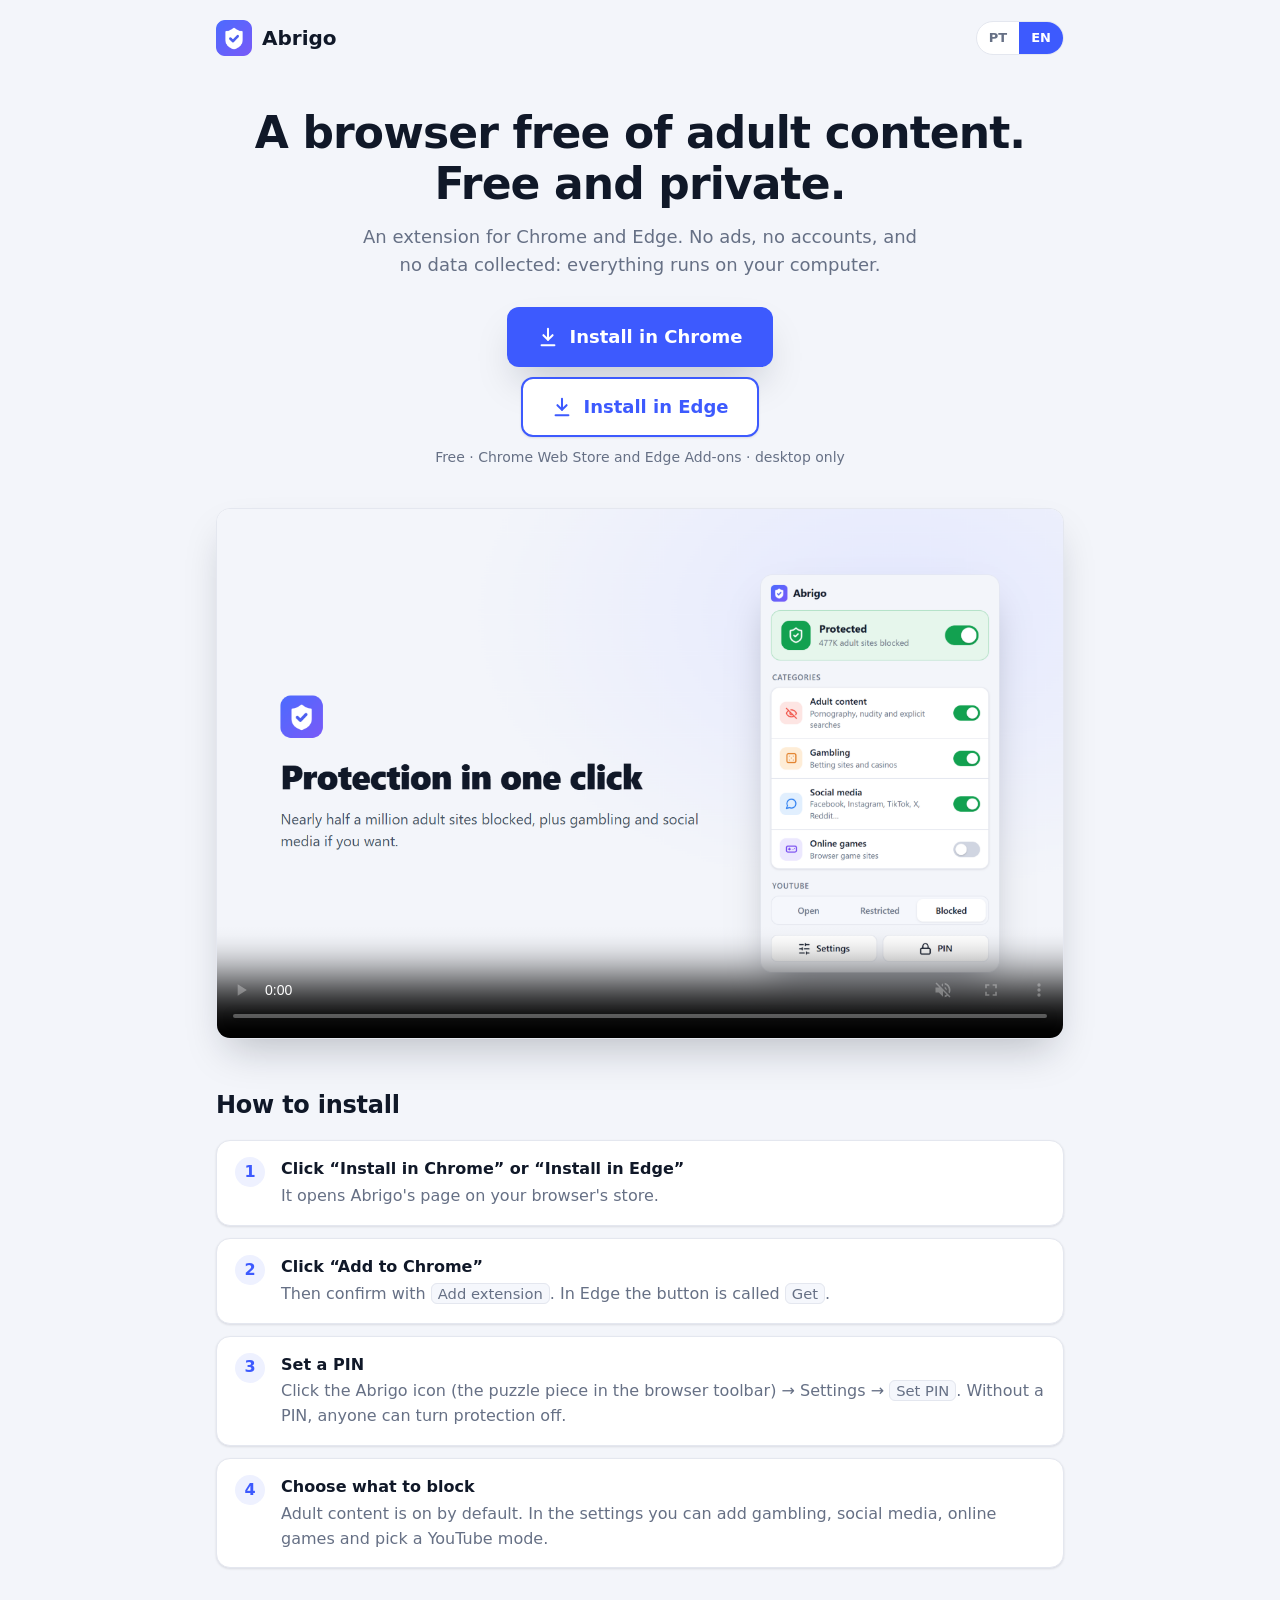
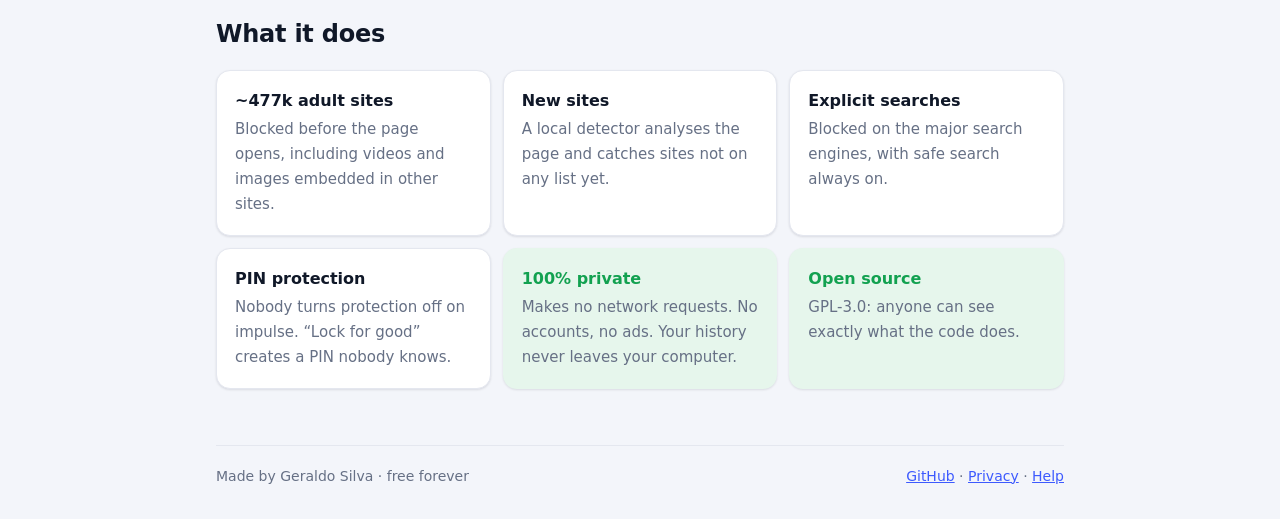
<file: docs/index.html>
<!doctype html>
<html lang="pt">
<head>
<meta charset="utf-8">
<meta name="viewport" content="width=device-width, initial-scale=1">
<title>Abrigo — bloqueio gratuito de conteúdo adulto</title>
<meta name="description" content="Extensão gratuita para Chrome e Edge que bloqueia conteúdo adulto. Sem anúncios, sem contas, sem recolha de dados. / Free adult content blocker for Chrome and Edge.">
<meta property="og:title" content="Abrigo — bloqueio gratuito de conteúdo adulto">
<meta property="og:description" content="Extensão gratuita para Chrome e Edge. Sem anúncios, sem contas, não recolhe nenhum dado. / Free adult content blocker for Chrome and Edge.">
<meta property="og:image" content="https://devgs8.github.io/abrigo/og.png">
<meta property="og:url" content="https://devgs8.github.io/abrigo/">
<meta property="og:type" content="website">
<meta name="twitter:card" content="summary_large_image">
<link rel="icon" href="icon.png">
<style>
  :root {
    --bg: #F3F5FA; --surface: #FFFFFF; --surface-2: #F5F7FC;
    --text: #101828; --muted: #667085; --border: #E4E7EF;
    --brand: #3D5AFE; --brand-hover: #2F48D9; --brand-soft: #EEF1FF;
    --ok: #12A150; --ok-soft: #E6F6EC;
    --shadow: 0 1px 2px rgba(16,24,40,.05), 0 1px 3px rgba(16,24,40,.06);
    --shadow-lg: 0 20px 40px -12px rgba(16,24,40,.25);
    --radius: 14px;
    --font: ui-sans-serif, system-ui, -apple-system, 'Segoe UI', Roboto, 'Helvetica Neue', Arial, sans-serif;
    color-scheme: light;
  }
  @media (prefers-color-scheme: dark) {
    :root {
      --bg: #0C111D; --surface: #151B2B; --surface-2: #1B2336;
      --text: #ECEFF5; --muted: #98A2B3; --border: #262F45;
      --brand: #7B8CFF; --brand-hover: #95A3FF; --brand-soft: #1E2550;
      --ok: #3CCB7F; --ok-soft: #11291D;
      --shadow: 0 1px 2px rgba(0,0,0,.4); --shadow-lg: 0 20px 40px -12px rgba(0,0,0,.7);
      color-scheme: dark;
    }
  }
  * { box-sizing: border-box; margin: 0; padding: 0; }
  body { font-family: var(--font); background: var(--bg); color: var(--text); line-height: 1.55; -webkit-font-smoothing: antialiased; }
  a { color: var(--brand); }
  .wrap { max-width: 880px; margin: 0 auto; padding: 0 16px; }

  header { display: flex; align-items: center; justify-content: space-between; padding: 20px 0; }
  .logo { display: flex; align-items: center; gap: 10px; font-weight: 700; font-size: 20px; }
  .logo img { width: 36px; height: 36px; }
  .lang { display: flex; border: 1px solid var(--border); border-radius: 999px; overflow: hidden; background: var(--surface); }
  .lang button { border: 0; background: none; color: var(--muted); font: inherit; font-size: 13px; font-weight: 600; padding: 6px 12px; cursor: pointer; }
  .lang button[aria-pressed="true"] { background: var(--brand); color: #fff; }

  .hero { text-align: center; padding: 32px 0 24px; }
  .hero h1 { font-size: clamp(28px, 5vw, 44px); line-height: 1.15; letter-spacing: -.02em; }
  .hero p { color: var(--muted); font-size: 18px; margin: 14px auto 0; max-width: 560px; }
  .cta { margin-top: 28px; display: flex; flex-direction: column; align-items: center; gap: 10px; }
  .btn { display: inline-flex; align-items: center; gap: 10px; background: var(--brand); color: #fff; text-decoration: none; font-weight: 700; font-size: 18px; padding: 16px 30px; border-radius: 12px; box-shadow: var(--shadow-lg); transition: background .15s, transform .15s; }
  .btn:hover { background: var(--brand-hover); transform: translateY(-1px); }
  .btn-alt { background: var(--surface); color: var(--brand); border: 2px solid var(--brand); box-shadow: var(--shadow); padding: 14px 28px; }
  .btn-alt:hover { background: var(--brand-soft); }
  .btn svg { width: 22px; height: 22px; }
  .small { color: var(--muted); font-size: 14px; }

  video { display: block; width: 100%; border-radius: var(--radius); border: 1px solid var(--border); box-shadow: var(--shadow-lg); background: var(--surface); margin: 16px 0 8px; }

  h2 { font-size: 24px; letter-spacing: -.01em; margin: 48px 0 16px; }
  .steps { list-style: none; display: grid; gap: 12px; counter-reset: s; }
  .steps li { counter-increment: s; background: var(--surface); border: 1px solid var(--border); border-radius: var(--radius); padding: 16px 18px 16px 64px; position: relative; box-shadow: var(--shadow); }
  .steps li::before { content: counter(s); position: absolute; left: 18px; top: 16px; width: 30px; height: 30px; border-radius: 50%; background: var(--brand-soft); color: var(--brand); font-weight: 700; display: grid; place-items: center; }
  .steps b { display: block; margin-bottom: 2px; }
  .steps span { color: var(--muted); }
  kbd { font-family: inherit; font-size: .92em; background: var(--surface-2); border: 1px solid var(--border); border-radius: 6px; padding: 1px 6px; }

  .grid { display: grid; grid-template-columns: repeat(auto-fit, minmax(240px, 1fr)); gap: 12px; }
  .card { background: var(--surface); border: 1px solid var(--border); border-radius: var(--radius); padding: 18px; box-shadow: var(--shadow); }
  .card b { display: block; margin-bottom: 4px; }
  .card span { color: var(--muted); font-size: 15px; }
  .card.ok { background: var(--ok-soft); border-color: transparent; }
  .card.ok b { color: var(--ok); }

  footer { margin: 56px 0 32px; padding-top: 20px; border-top: 1px solid var(--border); color: var(--muted); font-size: 14px; display: flex; flex-wrap: wrap; gap: 8px 20px; justify-content: space-between; }

  [data-lang="en"] .pt, [data-lang="pt"] .en { display: none !important; }
</style>
</head>
<body data-lang="pt">
<div class="wrap">

<header>
  <div class="logo"><img src="icon.png" alt="">Abrigo</div>
  <div class="lang" role="group" aria-label="Idioma / Language">
    <button type="button" data-set="pt" aria-pressed="true">PT</button>
    <button type="button" data-set="en" aria-pressed="false">EN</button>
  </div>
</header>

<section class="hero">
  <h1 class="pt">Um browser sem conteúdo adulto.<br>Gratuito e privado.</h1>
  <h1 class="en">A browser free of adult content.<br>Free and private.</h1>
  <p class="pt">Extensão para Chrome e Edge. Sem anúncios, sem contas, e não recolhe nenhum dado: tudo funciona no teu computador.</p>
  <p class="en">An extension for Chrome and Edge. No ads, no accounts, and no data collected: everything runs on your computer.</p>
  <div class="cta">
    <a class="btn" href="https://chromewebstore.google.com/detail/abrigo/hpacahhegipipgmpiihbohdbjoecnlli">
      <svg viewBox="0 0 24 24" fill="none" stroke="currentColor" stroke-width="2.2" stroke-linecap="round" stroke-linejoin="round" aria-hidden="true"><path d="M12 3v12"/><path d="m7 10 5 5 5-5"/><path d="M5 21h14"/></svg>
      <span class="pt">Instalar no Chrome</span><span class="en">Install in Chrome</span>
    </a>
    <a class="btn btn-alt" href="https://microsoftedge.microsoft.com/addons/detail/mgnpemfmkngonkkfmdjhbcgcnnokbhbb">
      <svg viewBox="0 0 24 24" fill="none" stroke="currentColor" stroke-width="2.2" stroke-linecap="round" stroke-linejoin="round" aria-hidden="true"><path d="M12 3v12"/><path d="m7 10 5 5 5-5"/><path d="M5 21h14"/></svg>
      <span class="pt">Instalar no Edge</span><span class="en">Install in Edge</span>
    </a>
    <span class="small pt">Gratuito · Chrome Web Store e Edge Add-ons · só no computador</span>
    <span class="small en">Free · Chrome Web Store and Edge Add-ons · desktop only</span>
  </div>
</section>

<video class="pt" src="demo.pt.mp4" poster="poster.pt.png" controls muted playsinline preload="metadata"></video>
<video class="en" src="demo.en.mp4" poster="poster.en.png" controls muted playsinline preload="metadata"></video>

<h2 class="pt">Como instalar</h2>
<h2 class="en">How to install</h2>
<ol class="steps pt">
  <li><b>Carrega em “Instalar no Chrome” ou “Instalar no Edge”</b><span>Abre a página do Abrigo na loja do teu browser.</span></li>
  <li><b>Carrega em “Adicionar ao Chrome”</b><span>E confirma em <kbd>Adicionar extensão</kbd>. No Edge o botão chama-se <kbd>Obter</kbd>.</span></li>
  <li><b>Cria um PIN</b><span>Clica no ícone do Abrigo (a peça de puzzle na barra do browser) → Definições → <kbd>Definir PIN</kbd>. Sem PIN, qualquer pessoa pode desligar a proteção.</span></li>
  <li><b>Escolhe o que bloquear</b><span>Conteúdo adulto já vem ligado. Nas definições podes juntar apostas, redes sociais, jogos online e escolher o modo do YouTube.</span></li>
</ol>
<ol class="steps en">
  <li><b>Click “Install in Chrome” or “Install in Edge”</b><span>It opens Abrigo's page on your browser's store.</span></li>
  <li><b>Click “Add to Chrome”</b><span>Then confirm with <kbd>Add extension</kbd>. In Edge the button is called <kbd>Get</kbd>.</span></li>
  <li><b>Set a PIN</b><span>Click the Abrigo icon (the puzzle piece in the browser toolbar) → Settings → <kbd>Set PIN</kbd>. Without a PIN, anyone can turn protection off.</span></li>
  <li><b>Choose what to block</b><span>Adult content is on by default. In the settings you can add gambling, social media, online games and pick a YouTube mode.</span></li>
</ol>

<h2 class="pt">O que faz</h2>
<h2 class="en">What it does</h2>
<div class="grid pt">
  <div class="card"><b>~477 mil sites adultos</b><span>Bloqueados antes de a página abrir, incluindo vídeos e imagens embutidos noutros sites.</span></div>
  <div class="card"><b>Sites novos</b><span>Um detetor local analisa a página e apanha sites que ainda não estão em nenhuma lista.</span></div>
  <div class="card"><b>Pesquisas explícitas</b><span>Bloqueadas nos principais motores de pesquisa, com o filtro seguro sempre ligado.</span></div>
  <div class="card"><b>Proteção com PIN</b><span>Ninguém desliga a proteção por impulso. O modo “Trancar de vez” cria um PIN que ninguém conhece.</span></div>
  <div class="card ok"><b>100% privado</b><span>Não faz nenhum pedido à internet. Não tem contas nem anúncios. O teu histórico nunca sai do computador.</span></div>
  <div class="card ok"><b>Código aberto</b><span>GPL-3.0: qualquer pessoa pode ver exatamente o que o código faz.</span></div>
</div>
<div class="grid en">
  <div class="card"><b>~477k adult sites</b><span>Blocked before the page opens, including videos and images embedded in other sites.</span></div>
  <div class="card"><b>New sites</b><span>A local detector analyses the page and catches sites not on any list yet.</span></div>
  <div class="card"><b>Explicit searches</b><span>Blocked on the major search engines, with safe search always on.</span></div>
  <div class="card"><b>PIN protection</b><span>Nobody turns protection off on impulse. “Lock for good” creates a PIN nobody knows.</span></div>
  <div class="card ok"><b>100% private</b><span>Makes no network requests. No accounts, no ads. Your history never leaves your computer.</span></div>
  <div class="card ok"><b>Open source</b><span>GPL-3.0: anyone can see exactly what the code does.</span></div>
</div>

<footer>
  <span class="pt">Feito por Geraldo Silva · gratuito para sempre</span>
  <span class="en">Made by Geraldo Silva · free forever</span>
  <span>
    <a href="https://github.com/devgs8/abrigo">GitHub</a> ·
    <a href="https://github.com/devgs8/abrigo/blob/main/PRIVACY.md" class="pt">Privacidade</a><a href="https://github.com/devgs8/abrigo/blob/main/PRIVACY.md" class="en">Privacy</a> ·
    <a href="https://github.com/devgs8/abrigo/issues" class="pt">Ajuda</a><a href="https://github.com/devgs8/abrigo/issues" class="en">Help</a>
  </span>
</footer>

</div>
<script>
  (function () {
    var body = document.body, buttons = document.querySelectorAll('.lang button');
    function set(lang) {
      body.setAttribute('data-lang', lang);
      document.documentElement.lang = lang;
      buttons.forEach(function (b) { b.setAttribute('aria-pressed', String(b.dataset.set === lang)); });
      document.querySelectorAll('video').forEach(function (v) { if (!v.offsetParent) v.pause(); });
      try { localStorage.setItem('abrigo-lang', lang); } catch (e) {}
    }
    var saved = null;
    try { saved = localStorage.getItem('abrigo-lang'); } catch (e) {}
    var q = new URLSearchParams(location.search).get('lang');
    set(q === 'en' || q === 'pt' ? q : saved || ((navigator.language || 'pt').toLowerCase().startsWith('pt') ? 'pt' : 'en'));
    buttons.forEach(function (b) { b.addEventListener('click', function () { set(b.dataset.set); }); });
  })();
</script>
</body>
</html>
</file>
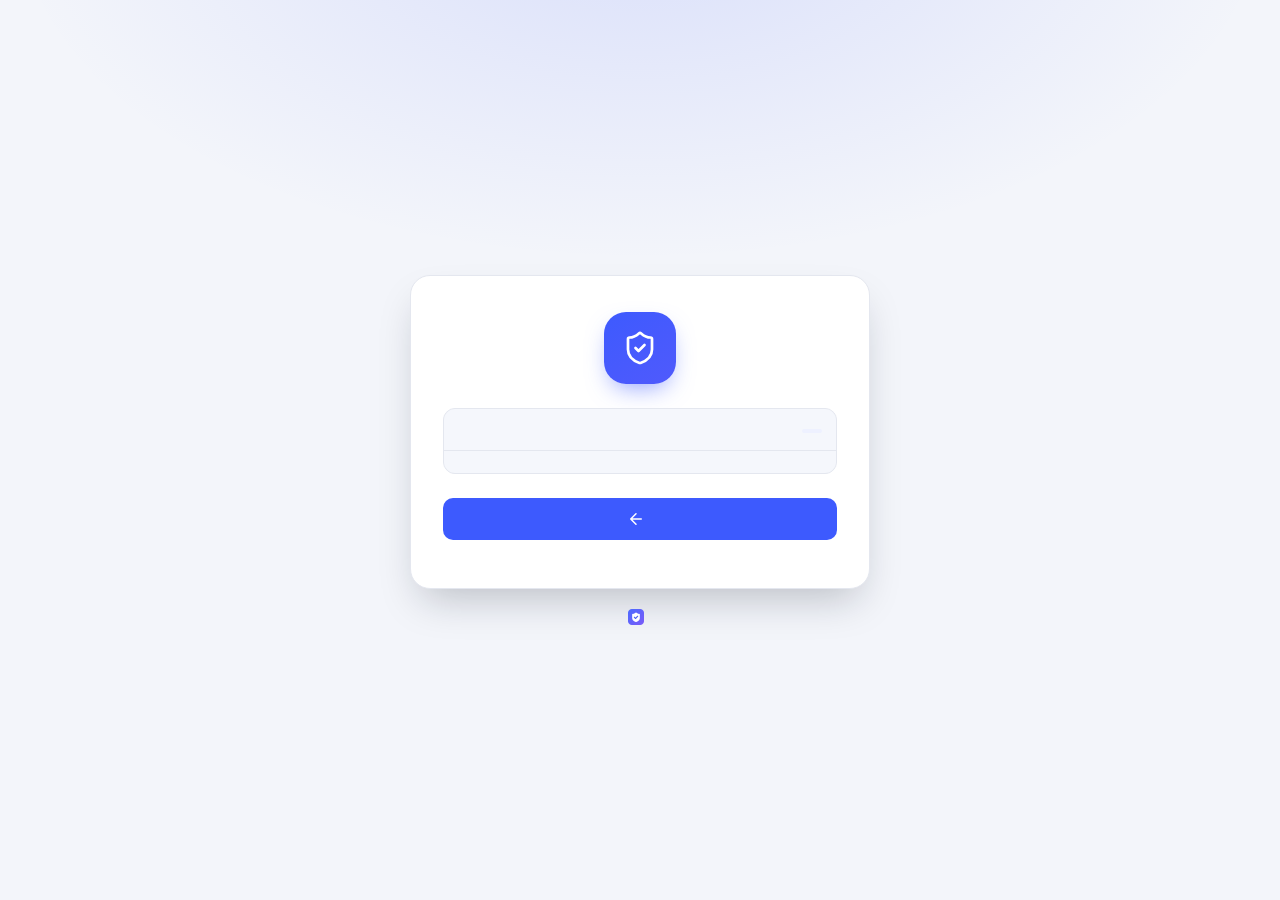
<file: blocked/blocked.html>
<!DOCTYPE html>
<html lang="pt">
<head>
  <meta charset="UTF-8">
  <meta name="viewport" content="width=device-width, initial-scale=1.0">
  <title>Abrigo</title>
  <link rel="icon" href="../icons/icon32.png">
  <link rel="stylesheet" href="../ui/theme.css">
  <link rel="stylesheet" href="blocked.css">
</head>
<body>
  <main class="card">
    <div class="shield">
      <svg class="icon" viewBox="0 0 24 24"><path d="M20 13c0 5-3.5 7.5-7.66 8.95a1 1 0 0 1-.67-.01C7.5 20.5 4 18 4 13V6a1 1 0 0 1 1-1c2 0 4.5-1.2 6.24-2.72a1.17 1.17 0 0 1 1.52 0C14.51 3.81 17 5 19 5a1 1 0 0 1 1 1z"/><path d="m9 12 2 2 4-4"/></svg>
    </div>

    <h1 id="blockTitle"></h1>
    <p class="lead"><span id="blockReason"></span> <span data-i18n="blockedMsg"></span></p>

    <dl class="details">
      <div>
        <dt data-i18n="blockedCat"></dt>
        <dd><span class="chip" id="valCat"></span></dd>
      </div>
      <div>
        <dt data-i18n="blockedDomain"></dt>
        <dd id="valDomain"></dd>
      </div>
    </dl>

    <div class="actions">
      <button id="btnBack" class="btn btn-primary">
        <svg class="icon" viewBox="0 0 24 24"><path d="m12 19-7-7 7-7M19 12H5"/></svg>
        <span data-i18n="btnBack"></span>
      </button>
      <button id="btnUnlock" class="btn btn-ghost hidden">
        <svg class="icon" viewBox="0 0 24 24"><rect width="18" height="11" x="3" y="11" rx="2"/><path d="M7 11V7a5 5 0 0 1 10 0v4"/></svg>
        <span data-i18n="btnUnlock"></span>
      </button>
    </div>

    <p class="encourage" data-i18n="blockedEncourage"></p>
  </main>

  <footer class="footer">
    <img src="../icons/icon32.png" alt="">
    <span data-i18n="footer"></span>
  </footer>

  <!-- PIN unlock dialog -->
  <div id="pinOverlay" class="pin-overlay hidden">
    <div class="pin-dialog">
      <div class="pin-lock">
        <svg class="icon" viewBox="0 0 24 24"><rect width="18" height="11" x="3" y="11" rx="2"/><path d="M7 11V7a5 5 0 0 1 10 0v4"/></svg>
      </div>
      <div class="pin-title" data-i18n="pinEnter"></div>
      <input type="password" id="pinInput" class="pin-input" maxlength="8" placeholder="••••" inputmode="numeric" autocomplete="off">
      <div id="pinError" class="pin-error hidden" data-i18n="pinWrong"></div>
      <div class="pin-buttons">
        <button id="pinCancel" class="btn btn-ghost" data-i18n="cancel"></button>
        <button id="pinConfirm" class="btn btn-primary" data-i18n="confirm"></button>
      </div>
    </div>
  </div>

  <script src="blocked.js"></script>
</body>
</html>
</file>
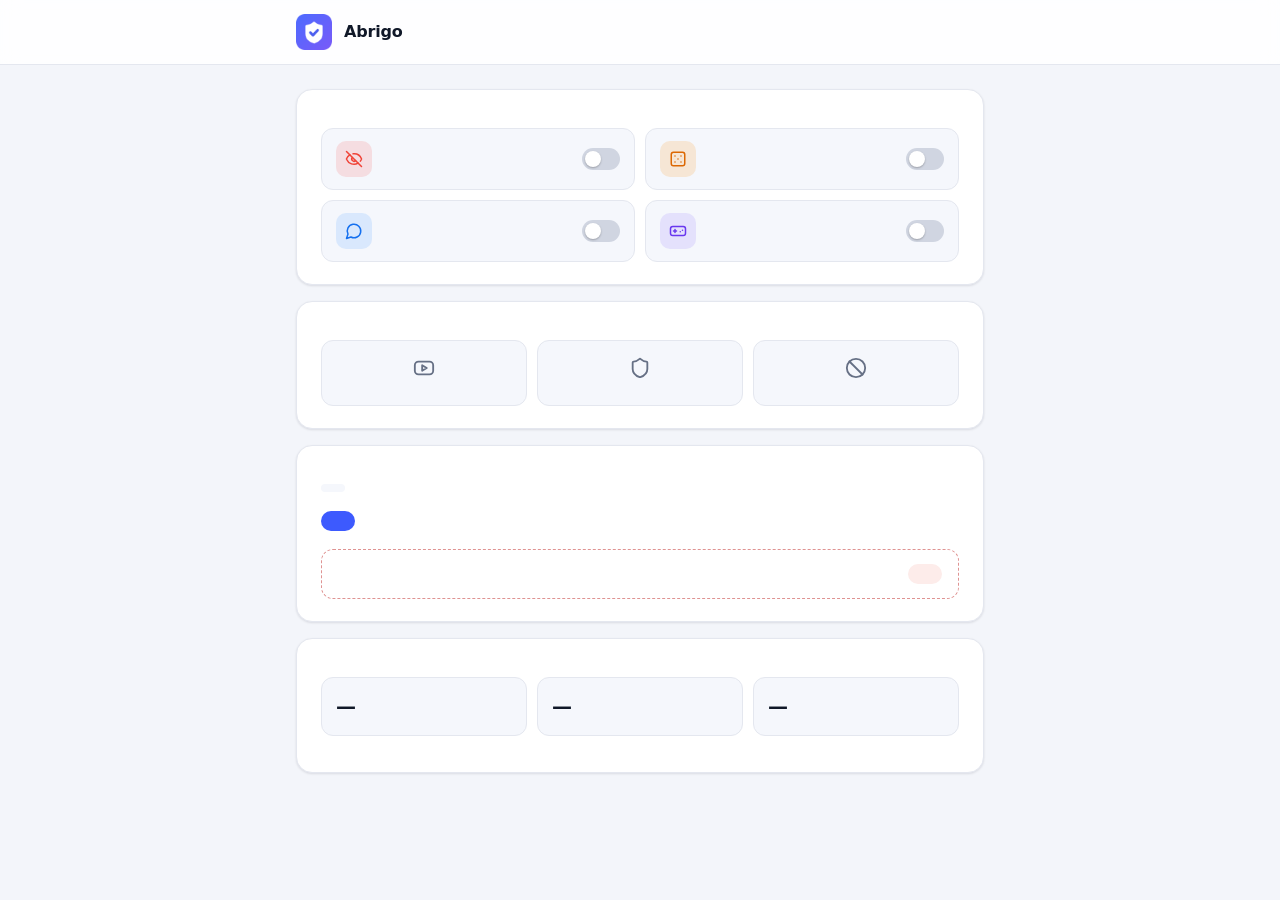
<file: options/options.html>
<!DOCTYPE html>
<html lang="pt">
<head>
  <meta charset="UTF-8">
  <meta name="viewport" content="width=device-width, initial-scale=1.0">
  <title>Abrigo</title>
  <link rel="icon" href="../icons/icon32.png">
  <link rel="stylesheet" href="../ui/theme.css">
  <link rel="stylesheet" href="options.css">
</head>
<body>

<header class="top">
  <div class="top-inner">
    <img src="../icons/icon48.png" alt="" class="brand-mark">
    <div>
      <div class="brand-name">Abrigo</div>
      <div class="brand-sub" id="optTitle"></div>
    </div>
  </div>
</header>

<main>

  <!-- Categorias -->
  <section class="panel">
    <div class="panel-head">
      <h2 id="catTitle"></h2>
      <p data-i18n="catIntro"></p>
    </div>
    <div class="cat-grid">
      <label class="cat-card">
        <span class="row-icon tone-red"><svg class="icon" viewBox="0 0 24 24"><path d="M10.73 5.08A10.74 10.74 0 0 1 21.94 11.65a1 1 0 0 1 0 .7 10.75 10.75 0 0 1-1.44 2.49"/><path d="M14.08 14.16a3 3 0 0 1-4.24-4.24"/><path d="M17.48 17.5a10.75 10.75 0 0 1-15.42-5.15 1 1 0 0 1 0-.7 10.75 10.75 0 0 1 4.45-5.14"/><path d="m2 2 20 20"/></svg></span>
        <span class="cat-text"><span id="lblAdult"></span><small data-i18n="catAdultDesc"></small></span>
        <input type="checkbox" id="catAdult" class="switch">
      </label>
      <label class="cat-card">
        <span class="row-icon tone-amber"><svg class="icon" viewBox="0 0 24 24"><rect width="18" height="18" x="3" y="3" rx="3"/><path d="M8 8h.01M16 8h.01M12 12h.01M8 16h.01M16 16h.01"/></svg></span>
        <span class="cat-text"><span id="lblGambling"></span><small data-i18n="catGamblingDesc"></small></span>
        <input type="checkbox" id="catGambling" class="switch">
      </label>
      <label class="cat-card">
        <span class="row-icon tone-blue"><svg class="icon" viewBox="0 0 24 24"><path d="M7.9 20A9 9 0 1 0 4 16.1L2 22Z"/></svg></span>
        <span class="cat-text"><span id="lblSocial"></span><small data-i18n="catSocialDesc"></small></span>
        <input type="checkbox" id="catSocial" class="switch">
      </label>
      <label class="cat-card">
        <span class="row-icon tone-violet"><svg class="icon" viewBox="0 0 24 24"><rect width="20" height="12" x="2" y="6" rx="3"/><path d="M6 12h4M8 10v4M15 13h.01M18 11h.01"/></svg></span>
        <span class="cat-text"><span id="lblGames"></span><small data-i18n="catGamesDesc"></small></span>
        <input type="checkbox" id="catGames" class="switch">
      </label>
    </div>
  </section>

  <!-- YouTube -->
  <section class="panel">
    <div class="panel-head">
      <h2 id="ytTitle"></h2>
      <p data-i18n="ytIntro"></p>
    </div>
    <div class="radio-cards">
      <label class="radio-card">
        <input type="radio" name="youtube" value="free">
        <svg class="icon" viewBox="0 0 24 24"><rect x="2" y="5" width="20" height="14" rx="4"/><path d="m10 9 5 3-5 3z"/></svg>
        <span id="lblYtFree"></span>
        <small data-i18n="ytFreeDesc"></small>
      </label>
      <label class="radio-card">
        <input type="radio" name="youtube" value="restrict">
        <svg class="icon" viewBox="0 0 24 24"><path d="M20 13c0 5-3.5 7.5-7.66 8.95a1 1 0 0 1-.67-.01C7.5 20.5 4 18 4 13V6a1 1 0 0 1 1-1c2 0 4.5-1.2 6.24-2.72a1.17 1.17 0 0 1 1.52 0C14.51 3.81 17 5 19 5a1 1 0 0 1 1 1z"/></svg>
        <span id="lblYtRestrict"></span>
        <small data-i18n="ytRestrictDesc"></small>
      </label>
      <label class="radio-card">
        <input type="radio" name="youtube" value="block">
        <svg class="icon" viewBox="0 0 24 24"><circle cx="12" cy="12" r="10"/><path d="m4.9 4.9 14.2 14.2"/></svg>
        <span id="lblYtBlock"></span>
        <small data-i18n="ytBlockDesc"></small>
      </label>
    </div>
  </section>

  <!-- PIN -->
  <section class="panel">
    <div class="panel-head">
      <h2 id="pinTitle"></h2>
      <p data-i18n="pinIntro"></p>
    </div>
    <div id="pinStatus" class="pin-status"></div>
    <div class="pin-actions">
      <button id="btnSetPin"    class="btn btn-primary"></button>
      <button id="btnRemovePin" class="btn btn-ghost hidden"></button>
    </div>
    <div class="danger-zone">
      <div>
        <strong data-i18n="randomPinTitle"></strong>
        <p data-i18n="randomPinDesc"></p>
      </div>
      <button id="btnRandomPin" class="btn btn-danger" data-i18n="randomPinBtn"></button>
    </div>
  </section>

  <!-- Sobre -->
  <section class="panel">
    <div class="panel-head">
      <h2 data-i18n="aboutTitle"></h2>
    </div>
    <div class="stats">
      <div class="stat"><div class="stat-value" id="statDomains">—</div><div class="stat-label" data-i18n="statDomains"></div></div>
      <div class="stat"><div class="stat-value" id="statDate">—</div><div class="stat-label" data-i18n="statDate"></div></div>
      <div class="stat"><div class="stat-value" id="statVersion">—</div><div class="stat-label" data-i18n="statVersion"></div></div>
    </div>
    <p class="about-text" data-i18n="aboutText"></p>
  </section>

</main>

<!-- PIN dialog -->
<div id="pinOverlay" class="pin-overlay hidden">
  <div class="pin-dialog">
    <div class="pin-lock">
      <svg class="icon" viewBox="0 0 24 24"><rect width="18" height="11" x="3" y="11" rx="2"/><path d="M7 11V7a5 5 0 0 1 10 0v4"/></svg>
    </div>
    <div class="pin-dialog-title" id="pinDialogTitle"></div>
    <input type="password" id="pinInput" class="pin-input" maxlength="8" placeholder="••••" inputmode="numeric" autocomplete="off">
    <input type="password" id="pinConfirmInput" class="pin-input hidden" maxlength="8" placeholder="••••" inputmode="numeric" autocomplete="off">
    <div id="pinDialogError" class="pin-error hidden"></div>
    <div class="pin-btns">
      <button id="pinCancel" class="btn btn-ghost" data-i18n="cancel"></button>
      <button id="pinOk" class="btn btn-primary" data-i18n="confirm"></button>
    </div>
  </div>
</div>

<!-- Toast -->
<div id="toast" class="toast hidden"></div>

<script src="options.js"></script>
</body>
</html>
</file>
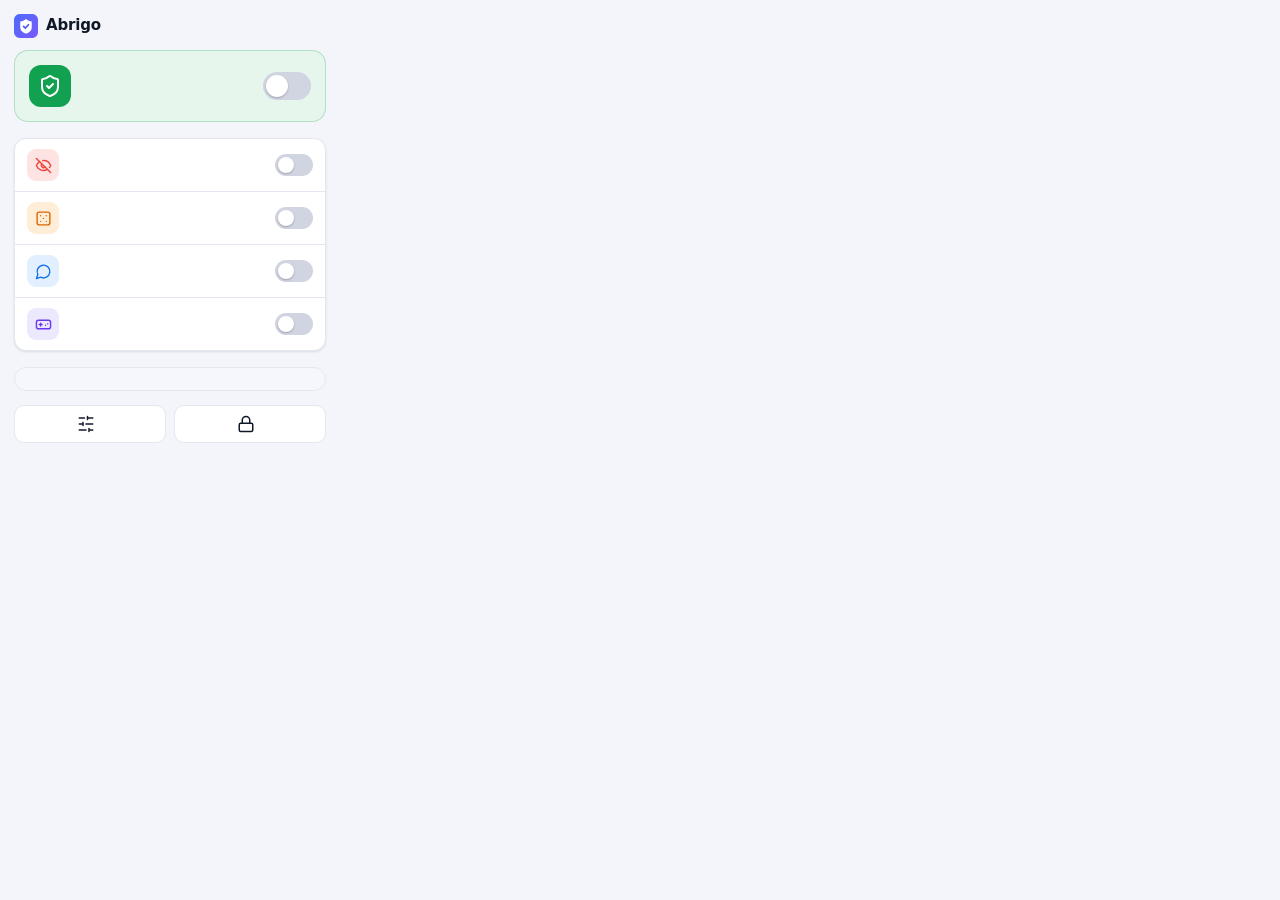
<file: popup/popup.html>
<!DOCTYPE html>
<html lang="pt">
<head>
  <meta charset="UTF-8">
  <meta name="viewport" content="width=device-width, initial-scale=1.0">
  <title>Abrigo</title>
  <link rel="stylesheet" href="../ui/theme.css">
  <link rel="stylesheet" href="popup.css">
</head>
<body>

<header class="top">
  <div class="brand">
    <img src="../icons/icon48.png" alt="" class="brand-mark">
    <span>Abrigo</span>
  </div>
  <span id="lockBadge" class="lock-badge hidden">
    <svg class="icon" viewBox="0 0 24 24"><rect width="18" height="11" x="3" y="11" rx="2"/><path d="M7 11V7a5 5 0 0 1 10 0v4"/></svg>
    <span data-i18n="pinActive"></span>
  </span>
</header>

<section id="hero" class="hero">
  <div class="hero-icon">
    <svg class="icon icon-on" viewBox="0 0 24 24"><path d="M20 13c0 5-3.5 7.5-7.66 8.95a1 1 0 0 1-.67-.01C7.5 20.5 4 18 4 13V6a1 1 0 0 1 1-1c2 0 4.5-1.2 6.24-2.72a1.17 1.17 0 0 1 1.52 0C14.51 3.81 17 5 19 5a1 1 0 0 1 1 1z"/><path d="m9 12 2 2 4-4"/></svg>
    <svg class="icon icon-off" viewBox="0 0 24 24"><path d="M20 13c0 5-3.5 7.5-7.66 8.95a1 1 0 0 1-.67-.01C7.5 20.5 4 18 4 13V6a1 1 0 0 1 1-1c2 0 4.5-1.2 6.24-2.72a1.17 1.17 0 0 1 1.52 0C14.51 3.81 17 5 19 5a1 1 0 0 1 1 1z"/><path d="m14.5 9.5-5 5"/><path d="m9.5 9.5 5 5"/></svg>
  </div>
  <div class="hero-text">
    <div id="statusLabel" class="hero-title"></div>
    <div id="heroSub" class="hero-sub"></div>
  </div>
  <input type="checkbox" id="toggleEnabled" class="switch switch-lg" data-i18n-label="protection">
</section>

<div id="mainContent">
  <div class="group-label" data-i18n="categories"></div>
  <div class="list">
    <label class="row">
      <span class="row-icon tone-red">
        <svg class="icon" viewBox="0 0 24 24"><path d="M10.73 5.08A10.74 10.74 0 0 1 21.94 11.65a1 1 0 0 1 0 .7 10.75 10.75 0 0 1-1.44 2.49"/><path d="M14.08 14.16a3 3 0 0 1-4.24-4.24"/><path d="M17.48 17.5a10.75 10.75 0 0 1-15.42-5.15 1 1 0 0 1 0-.7 10.75 10.75 0 0 1 4.45-5.14"/><path d="m2 2 20 20"/></svg>
      </span>
      <span class="row-text"><span data-i18n="catAdult"></span><small data-i18n="catAdultDesc"></small></span>
      <input type="checkbox" id="catAdult" class="switch">
    </label>
    <label class="row">
      <span class="row-icon tone-amber">
        <svg class="icon" viewBox="0 0 24 24"><rect width="18" height="18" x="3" y="3" rx="3"/><path d="M8 8h.01M16 8h.01M12 12h.01M8 16h.01M16 16h.01"/></svg>
      </span>
      <span class="row-text"><span data-i18n="catGambling"></span><small data-i18n="catGamblingDesc"></small></span>
      <input type="checkbox" id="catGambling" class="switch">
    </label>
    <label class="row">
      <span class="row-icon tone-blue">
        <svg class="icon" viewBox="0 0 24 24"><path d="M7.9 20A9 9 0 1 0 4 16.1L2 22Z"/></svg>
      </span>
      <span class="row-text"><span data-i18n="catSocial"></span><small data-i18n="catSocialDesc"></small></span>
      <input type="checkbox" id="catSocial" class="switch">
    </label>
    <label class="row">
      <span class="row-icon tone-violet">
        <svg class="icon" viewBox="0 0 24 24"><rect width="20" height="12" x="2" y="6" rx="3"/><path d="M6 12h4M8 10v4M15 13h.01M18 11h.01"/></svg>
      </span>
      <span class="row-text"><span data-i18n="catGames"></span><small data-i18n="catGamesDesc"></small></span>
      <input type="checkbox" id="catGames" class="switch">
    </label>
  </div>

  <div class="group-label" data-i18n="youtube"></div>
  <div class="segmented" role="radiogroup">
    <label><input type="radio" name="youtube" value="free"><span data-i18n="ytFree"></span></label>
    <label><input type="radio" name="youtube" value="restrict"><span data-i18n="ytRestrict"></span></label>
    <label><input type="radio" name="youtube" value="block"><span data-i18n="ytBlock"></span></label>
  </div>
</div>

<footer>
  <button id="btnSettings" class="btn btn-ghost">
    <svg class="icon" viewBox="0 0 24 24"><path d="M21 4h-7M10 4H3M21 12h-9M8 12H3M21 20h-5M12 20H3M14 2v4M8 10v4M16 18v4"/></svg>
    <span data-i18n="settings"></span>
  </button>
  <button id="btnPin" class="btn btn-ghost">
    <svg class="icon" viewBox="0 0 24 24"><rect width="18" height="11" x="3" y="11" rx="2"/><path d="M7 11V7a5 5 0 0 1 10 0v4"/></svg>
    <span data-i18n="pin"></span>
  </button>
</footer>

<!-- PIN dialog -->
<div id="pinOverlay" class="pin-overlay hidden">
  <div class="pin-dialog">
    <div class="pin-lock">
      <svg class="icon" viewBox="0 0 24 24"><rect width="18" height="11" x="3" y="11" rx="2"/><path d="M7 11V7a5 5 0 0 1 10 0v4"/></svg>
    </div>
    <div class="pin-title" id="pinDialogTitle"></div>
    <input type="password" id="pinInput" class="pin-input" maxlength="8" placeholder="••••" inputmode="numeric" autocomplete="off">
    <div id="pinError" class="pin-error hidden" data-i18n="pinWrong"></div>
    <div class="pin-buttons">
      <button id="pinCancel" class="btn btn-ghost" data-i18n="cancel"></button>
      <button id="pinConfirm" class="btn btn-primary" data-i18n="confirm"></button>
    </div>
  </div>
</div>

<script src="popup.js"></script>
</body>
</html>
</file>
<file: ui/theme.css>
/* Abrigo — tokens e componentes partilhados (popup, definições, página de bloqueio).
   Modo escuro automático pelo sistema operativo. */

:root {
  --bg:          #F3F5FA;
  --surface:     #FFFFFF;
  --surface-2:   #F5F7FC;
  --text:        #101828;
  --muted:       #667085;
  --border:      #E4E7EF;
  --border-2:    #D0D5E1;
  --brand:       #3D5AFE;
  --brand-hover: #2F48D9;
  --brand-soft:  #EEF1FF;
  --ok:          #12A150;
  --ok-soft:     #E6F6EC;
  --danger:      #D92D20;
  --danger-soft: #FDECEA;
  --shadow:      0 1px 2px rgba(16, 24, 40, .05), 0 1px 3px rgba(16, 24, 40, .06);
  --shadow-lg:   0 20px 40px -12px rgba(16, 24, 40, .25);
  --radius:      12px;
  --font: ui-sans-serif, system-ui, -apple-system, 'Segoe UI', Roboto, 'Helvetica Neue', Arial, sans-serif;
  color-scheme: light;
}

@media (prefers-color-scheme: dark) {
  :root {
    --bg:          #0C111D;
    --surface:     #151B2B;
    --surface-2:   #1B2336;
    --text:        #ECEFF5;
    --muted:       #98A2B3;
    --border:      #262F45;
    --border-2:    #344054;
    --brand:       #7B8CFF;
    --brand-hover: #95A3FF;
    --brand-soft:  #1E2550;
    --ok:          #3CCB7F;
    --ok-soft:     #11291D;
    --danger:      #F97066;
    --danger-soft: #2E1614;
    --shadow:      0 1px 2px rgba(0, 0, 0, .4);
    --shadow-lg:   0 20px 40px -12px rgba(0, 0, 0, .7);
    color-scheme: dark;
  }
}

* { box-sizing: border-box; margin: 0; padding: 0; }

body {
  font-family: var(--font);
  background: var(--bg);
  color: var(--text);
  font-size: 14px;
  line-height: 1.45;
  -webkit-font-smoothing: antialiased;
}

svg.icon {
  width: 18px; height: 18px; flex-shrink: 0;
  fill: none; stroke: currentColor; stroke-width: 2;
  stroke-linecap: round; stroke-linejoin: round;
}

.hidden { display: none !important; }

/* ── Interruptor (checkbox com aspeto de switch) ─────────────────────────── */

input.switch {
  appearance: none;
  position: relative; flex-shrink: 0;
  width: 38px; height: 22px;
  border-radius: 999px;
  background: var(--border-2);
  cursor: pointer;
  transition: background .2s;
}
input.switch::before {
  content: '';
  position: absolute; top: 3px; left: 3px;
  width: 16px; height: 16px; border-radius: 50%;
  background: #fff;
  box-shadow: 0 1px 2px rgba(0, 0, 0, .25);
  transition: transform .2s;
}
input.switch:checked { background: var(--ok); }
input.switch:checked::before { transform: translateX(16px); }
input.switch:focus-visible { outline: 2px solid var(--brand); outline-offset: 2px; }

input.switch.switch-lg { width: 48px; height: 28px; }
input.switch.switch-lg::before { width: 22px; height: 22px; }
input.switch.switch-lg:checked::before { transform: translateX(20px); }

/* ── Botões ──────────────────────────────────────────────────────────────── */

.btn {
  display: inline-flex; align-items: center; justify-content: center; gap: 8px;
  padding: 9px 16px;
  border: 1px solid transparent; border-radius: 10px;
  font: inherit; font-weight: 600; font-size: 13px;
  cursor: pointer;
  transition: background .15s, border-color .15s, color .15s;
}
.btn:focus-visible { outline: 2px solid var(--brand); outline-offset: 2px; }
.btn-primary { background: var(--brand); color: #fff; }
.btn-primary:hover { background: var(--brand-hover); }
.btn-ghost { background: var(--surface); color: var(--text); border-color: var(--border); }
.btn-ghost:hover { background: var(--surface-2); border-color: var(--border-2); }
.btn-soft { background: var(--brand-soft); color: var(--brand); }
.btn-soft:hover { filter: brightness(.97); }
.btn-danger { background: var(--danger-soft); color: var(--danger); }
.btn-danger:hover { filter: brightness(.97); }

/* ── Diálogo de PIN ──────────────────────────────────────────────────────── */

.pin-overlay {
  position: fixed; inset: 0; z-index: 100;
  display: flex; align-items: center; justify-content: center;
  padding: 16px;
  background: rgba(12, 17, 29, .55);
  backdrop-filter: blur(4px);
}
.pin-dialog {
  width: 100%; max-width: 300px;
  padding: 24px 20px 20px;
  background: var(--surface); color: var(--text);
  border: 1px solid var(--border);
  border-radius: 16px;
  box-shadow: var(--shadow-lg);
  text-align: center;
  animation: pop .18s ease-out;
}
.pin-dialog .pin-lock {
  width: 44px; height: 44px; margin: 0 auto 12px;
  display: grid; place-items: center;
  border-radius: 50%;
  background: var(--brand-soft); color: var(--brand);
}
.pin-title, .pin-dialog-title { font-weight: 700; font-size: 15px; margin-bottom: 14px; }
.pin-input {
  display: block; width: 100%;
  padding: 10px; margin-bottom: 10px;
  background: var(--surface-2); color: var(--text);
  border: 1.5px solid var(--border); border-radius: 10px;
  font: inherit; font-size: 22px; letter-spacing: 8px; text-align: center;
  outline: none;
}
.pin-input:focus { border-color: var(--brand); }
.pin-error { color: var(--danger); font-size: 12px; margin-bottom: 10px; }
.pin-buttons, .pin-btns { display: flex; gap: 8px; margin-top: 4px; }
.pin-buttons .btn, .pin-btns .btn { flex: 1; }

@keyframes pop {
  from { opacity: 0; transform: scale(.96); }
  to   { opacity: 1; transform: scale(1); }
}
</file>
<file: blocked/blocked.css>
body {
  min-height: 100vh;
  display: flex; flex-direction: column; align-items: center; justify-content: center;
  gap: 20px;
  padding: 24px 16px;
  background:
    radial-gradient(900px 500px at 50% -10%, color-mix(in srgb, var(--brand) 14%, transparent), transparent 70%),
    var(--bg);
}

.card {
  width: 100%; max-width: 460px;
  padding: 36px 32px 28px;
  background: var(--surface);
  border: 1px solid var(--border);
  border-radius: 20px;
  box-shadow: var(--shadow-lg);
  text-align: center;
  animation: rise .35s ease-out;
}

@keyframes rise {
  from { opacity: 0; transform: translateY(12px); }
  to   { opacity: 1; transform: translateY(0); }
}

.shield {
  width: 72px; height: 72px; margin: 0 auto 20px;
  display: grid; place-items: center;
  border-radius: 22px;
  background: linear-gradient(145deg, var(--brand), color-mix(in srgb, var(--brand) 70%, #7A5AF8));
  color: #fff;
  box-shadow: 0 10px 24px -8px color-mix(in srgb, var(--brand) 60%, transparent);
}
.shield .icon { width: 36px; height: 36px; stroke-width: 1.8; }

h1 { font-size: 22px; font-weight: 700; letter-spacing: -.01em; margin-bottom: 8px; }
.lead { color: var(--muted); font-size: 15px; margin-bottom: 24px; }

.details {
  display: grid; gap: 1px;
  margin-bottom: 24px;
  background: var(--border);
  border: 1px solid var(--border);
  border-radius: 12px;
  overflow: hidden;
  text-align: left;
}
.details > div {
  display: flex; align-items: center; justify-content: space-between; gap: 16px;
  padding: 11px 14px;
  background: var(--surface-2);
}
.details dt { color: var(--muted); font-size: 13px; }
.details dd { font-weight: 600; font-size: 13px; text-align: right; word-break: break-all; }

.chip {
  display: inline-block;
  padding: 2px 10px;
  border-radius: 999px;
  background: var(--brand-soft); color: var(--brand);
  font-size: 12px; font-weight: 600;
}

.actions { display: flex; flex-direction: column; gap: 8px; }
.actions .btn { width: 100%; padding: 11px 16px; font-size: 14px; }

.encourage { margin-top: 20px; color: var(--muted); font-size: 13px; font-style: italic; }

.footer {
  display: flex; align-items: center; gap: 8px;
  color: var(--muted); font-size: 12px;
}
.footer img { width: 16px; height: 16px; }
</file>
<file: options/options.css>
/* ── Topo ── */

.top {
  position: sticky; top: 0; z-index: 10;
  background: color-mix(in srgb, var(--surface) 85%, transparent);
  backdrop-filter: blur(10px);
  border-bottom: 1px solid var(--border);
}
.top-inner {
  display: flex; align-items: center; gap: 12px;
  max-width: 720px; margin: 0 auto; padding: 14px 16px;
}
.brand-mark { width: 36px; height: 36px; }
.brand-name { font-weight: 700; font-size: 16px; letter-spacing: -.01em; }
.brand-sub { color: var(--muted); font-size: 12.5px; }

main {
  max-width: 720px; margin: 0 auto; padding: 24px 16px 56px;
  display: flex; flex-direction: column; gap: 16px;
}

/* ── Painéis ── */

.panel {
  padding: 22px 24px;
  background: var(--surface);
  border: 1px solid var(--border);
  border-radius: 16px;
  box-shadow: var(--shadow);
}
.panel-head { margin-bottom: 16px; }
.panel-head h2 { font-size: 16px; font-weight: 700; letter-spacing: -.01em; }
.panel-head p { color: var(--muted); font-size: 13px; margin-top: 2px; }

/* ── Categorias ── */

.cat-grid { display: grid; grid-template-columns: 1fr 1fr; gap: 10px; }
@media (max-width: 560px) { .cat-grid { grid-template-columns: 1fr; } }

.cat-card {
  display: flex; align-items: center; gap: 12px;
  padding: 12px 14px;
  background: var(--surface-2);
  border: 1px solid var(--border);
  border-radius: 12px;
  cursor: pointer;
  transition: border-color .15s;
}
.cat-card:hover { border-color: var(--border-2); }
.cat-card:has(input:checked) { border-color: color-mix(in srgb, var(--ok) 40%, var(--border)); }

.row-icon {
  width: 36px; height: 36px; flex-shrink: 0;
  display: grid; place-items: center;
  border-radius: 10px;
}
.tone-red    { background: color-mix(in srgb, #F04438 14%, transparent); color: #F04438; }
.tone-amber  { background: color-mix(in srgb, #F79009 16%, transparent); color: #DC6803; }
.tone-blue   { background: color-mix(in srgb, #2E90FA 14%, transparent); color: #1570EF; }
.tone-violet { background: color-mix(in srgb, #7A5AF8 14%, transparent); color: #6938EF; }

.cat-text { flex: 1; min-width: 0; display: flex; flex-direction: column; font-weight: 600; }
.cat-text small { color: var(--muted); font-weight: 400; font-size: 12px; }

/* ── YouTube ── */

.radio-cards { display: grid; grid-template-columns: repeat(3, 1fr); gap: 10px; }
@media (max-width: 560px) { .radio-cards { grid-template-columns: 1fr; } }

.radio-card {
  position: relative;
  display: flex; flex-direction: column; align-items: center; gap: 4px;
  padding: 16px 12px 14px;
  background: var(--surface-2);
  border: 1.5px solid var(--border);
  border-radius: 12px;
  cursor: pointer; text-align: center;
  font-weight: 600;
  transition: border-color .15s, background .15s;
}
.radio-card input { position: absolute; opacity: 0; pointer-events: none; }
.radio-card .icon { width: 22px; height: 22px; color: var(--muted); margin-bottom: 4px; }
.radio-card small { color: var(--muted); font-weight: 400; font-size: 12px; }
.radio-card:hover { border-color: var(--border-2); }
.radio-card:has(input:checked) { border-color: var(--brand); background: var(--brand-soft); }
.radio-card:has(input:checked) .icon { color: var(--brand); }
.radio-card:has(input:focus-visible) { outline: 2px solid var(--brand); outline-offset: 2px; }

/* ── PIN ── */

.pin-status {
  display: inline-flex; align-items: center; gap: 6px;
  margin-bottom: 14px; padding: 4px 12px;
  border-radius: 999px;
  font-size: 12.5px; font-weight: 600;
  background: var(--surface-2); color: var(--muted);
}
.pin-status.is-on { background: var(--ok-soft); color: var(--ok); }
.pin-actions { display: flex; flex-wrap: wrap; gap: 8px; }

.danger-zone {
  display: flex; align-items: center; justify-content: space-between; gap: 16px;
  margin-top: 18px; padding: 14px 16px;
  border: 1px dashed color-mix(in srgb, var(--danger) 45%, var(--border));
  border-radius: 12px;
}
.danger-zone strong { font-size: 13.5px; }
.danger-zone p { color: var(--muted); font-size: 12.5px; margin-top: 2px; }
.danger-zone .btn { flex-shrink: 0; }
@media (max-width: 560px) { .danger-zone { flex-direction: column; align-items: stretch; } }

/* ── Sobre ── */

.stats { display: grid; grid-template-columns: repeat(3, 1fr); gap: 10px; margin-bottom: 14px; }
.stat {
  padding: 14px;
  background: var(--surface-2);
  border: 1px solid var(--border);
  border-radius: 12px;
}
.stat-value { font-size: 20px; font-weight: 700; letter-spacing: -.02em; font-variant-numeric: tabular-nums; }
.stat-label { color: var(--muted); font-size: 12px; }
.about-text { color: var(--muted); font-size: 13px; }

/* ── Toast ── */

.toast {
  position: fixed; bottom: 24px; left: 50%; transform: translateX(-50%);
  z-index: 200;
  padding: 10px 18px;
  background: var(--text); color: var(--bg);
  border-radius: 10px;
  font-size: 13px; font-weight: 600;
  box-shadow: var(--shadow-lg);
  animation: slideUp .25s ease-out;
}
@keyframes slideUp {
  from { opacity: 0; transform: translateX(-50%) translateY(8px); }
  to   { opacity: 1; transform: translateX(-50%) translateY(0); }
}

@media (prefers-color-scheme: dark) {
  .tone-red    { color: #FF7A70; }
  .tone-amber  { color: #FDB022; }
  .tone-blue   { color: #53B1FD; }
  .tone-violet { color: #A48AFB; }
}
</file>
<file: popup/popup.css>
body { width: 340px; padding: 14px; }

/* ── Topo ── */

.top { display: flex; align-items: center; justify-content: space-between; margin-bottom: 12px; }
.brand { display: flex; align-items: center; gap: 8px; font-weight: 700; font-size: 15px; letter-spacing: -.01em; }
.brand-mark { width: 24px; height: 24px; }

.lock-badge {
  display: inline-flex; align-items: center; gap: 5px;
  padding: 3px 9px 3px 7px;
  border-radius: 999px;
  background: var(--brand-soft); color: var(--brand);
  font-size: 11px; font-weight: 600;
}
.lock-badge .icon { width: 12px; height: 12px; }

/* ── Estado principal ── */

.hero {
  display: flex; align-items: center; gap: 12px;
  padding: 14px;
  border-radius: 14px;
  background: var(--ok-soft);
  border: 1px solid color-mix(in srgb, var(--ok) 25%, transparent);
  transition: background .2s, border-color .2s;
}
.hero-icon {
  width: 42px; height: 42px; flex-shrink: 0;
  display: grid; place-items: center;
  border-radius: 12px;
  background: var(--ok); color: #fff;
}
.hero-icon .icon { width: 24px; height: 24px; }
.hero .icon-off { display: none; }
.hero-text { flex: 1; min-width: 0; }
.hero-title { font-weight: 700; font-size: 15px; }
.hero-sub { color: var(--muted); font-size: 12px; }

.hero.is-off { background: var(--danger-soft); border-color: color-mix(in srgb, var(--danger) 25%, transparent); }
.hero.is-off .hero-icon { background: var(--danger); }
.hero.is-off .icon-on { display: none; }
.hero.is-off .icon-off { display: block; }

/* ── Listas ── */

#mainContent { transition: opacity .2s; }

.group-label {
  margin: 16px 2px 6px;
  color: var(--muted);
  font-size: 11px; font-weight: 600; letter-spacing: .06em; text-transform: uppercase;
}

.list {
  background: var(--surface);
  border: 1px solid var(--border);
  border-radius: var(--radius);
  box-shadow: var(--shadow);
  overflow: hidden;
}
.row {
  display: flex; align-items: center; gap: 11px;
  padding: 10px 12px;
  cursor: pointer;
}
.row + .row { border-top: 1px solid var(--border); }
.row:hover { background: var(--surface-2); }

.row-icon {
  width: 32px; height: 32px; flex-shrink: 0;
  display: grid; place-items: center;
  border-radius: 9px;
}
.row-icon .icon { width: 17px; height: 17px; }
.tone-red    { background: color-mix(in srgb, #F04438 14%, transparent); color: #F04438; }
.tone-amber  { background: color-mix(in srgb, #F79009 16%, transparent); color: #DC6803; }
.tone-blue   { background: color-mix(in srgb, #2E90FA 14%, transparent); color: #1570EF; }
.tone-violet { background: color-mix(in srgb, #7A5AF8 14%, transparent); color: #6938EF; }

.row-text { flex: 1; min-width: 0; display: flex; flex-direction: column; font-weight: 600; font-size: 13px; }
.row-text small { color: var(--muted); font-weight: 400; font-size: 11.5px; }

/* ── YouTube: controlo segmentado ── */

.segmented {
  display: grid; grid-template-columns: repeat(3, 1fr); gap: 4px;
  padding: 4px;
  background: var(--surface-2);
  border: 1px solid var(--border);
  border-radius: var(--radius);
}
.segmented label { position: relative; cursor: pointer; }
.segmented input { position: absolute; opacity: 0; pointer-events: none; }
.segmented span {
  display: block; padding: 7px 4px;
  border-radius: 8px;
  color: var(--muted);
  font-size: 12.5px; font-weight: 600; text-align: center;
  transition: background .15s, color .15s;
}
.segmented label:hover span { color: var(--text); }
.segmented input:checked + span { background: var(--surface); color: var(--text); box-shadow: var(--shadow); }
.segmented input:focus-visible + span { outline: 2px solid var(--brand); outline-offset: 1px; }

/* ── Rodapé ── */

footer { display: grid; grid-template-columns: 1fr 1fr; gap: 8px; margin-top: 14px; }

@media (prefers-color-scheme: dark) {
  .tone-red    { color: #FF7A70; }
  .tone-amber  { color: #FDB022; }
  .tone-blue   { color: #53B1FD; }
  .tone-violet { color: #A48AFB; }
}
</file>
